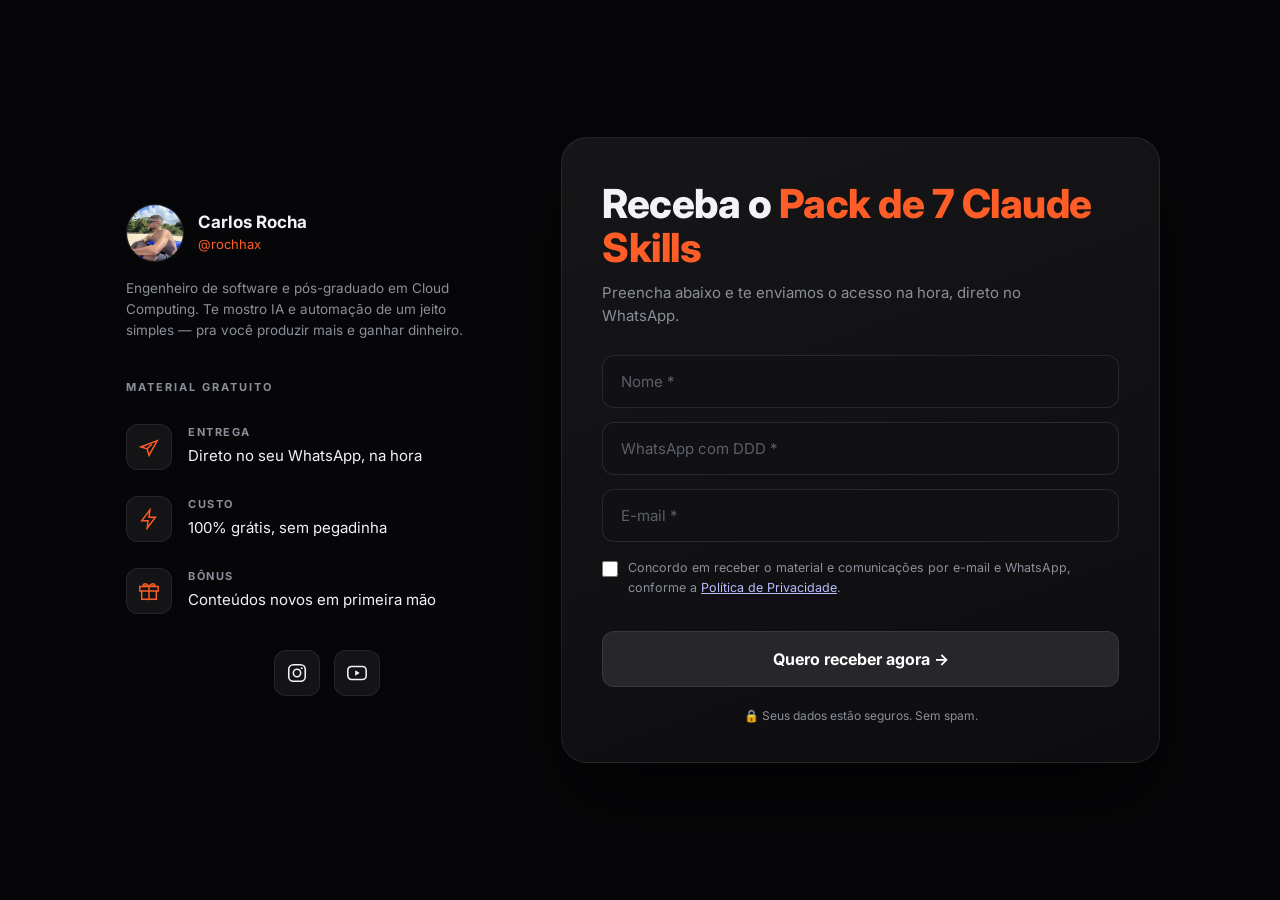
<file: captacao/index.html>
<!DOCTYPE html>
<html lang="pt-BR">
<head>
  <meta charset="UTF-8" />
  <meta name="viewport" content="width=device-width, initial-scale=1.0" />
  <title>Receba seu material gratuito</title>
  <meta name="description" content="Cadastre-se e receba o material direto no seu WhatsApp." />
  <meta name="robots" content="noindex" />
  <link rel="preconnect" href="https://fonts.googleapis.com" />
  <link href="https://fonts.googleapis.com/css2?family=Inter:wght@400;500;600;700;800&display=swap" rel="stylesheet" />
  <link rel="stylesheet" href="styles.css" />
</head>
<body>
  <main class="wrap">

    <!-- ===== HERO (form) ===== -->
    <section id="form-view" class="hero">

      <!-- Coluna esquerda: proposta de valor (estilo "info") -->
      <aside class="info">
        <!-- Perfil (troque o SVG por <img src="sua-foto.jpg" alt="Carlos Rocha" />) -->
        <div class="perfil">
          <div class="perfil-foto">
            <img src="foto-perfil.jpg" alt="Carlos Rocha" />
          </div>
          <div class="perfil-txt">
            <span class="perfil-nome">Carlos Rocha</span>
            <span class="perfil-handle">@rochhax</span>
          </div>
        </div>
        <p class="perfil-bio">Engenheiro de software e pós-graduado em Cloud Computing. Te mostro IA e automação de um jeito simples — pra você produzir mais e ganhar dinheiro.</p>

        <span class="info-tag">Material gratuito</span>

        <ul class="info-itens">
          <li class="info-item">
            <span class="info-ic" aria-hidden="true">
              <svg viewBox="0 0 24 24" fill="none" stroke="currentColor" stroke-width="1.6"><path d="M21 5 3 12l7 2 2 7 9-16Z"/><path d="m10 14 5-5"/></svg>
            </span>
            <div>
              <span class="info-rotulo">Entrega</span>
              <p>Direto no seu WhatsApp, na hora</p>
            </div>
          </li>
          <li class="info-item">
            <span class="info-ic" aria-hidden="true">
              <svg viewBox="0 0 24 24" fill="none" stroke="currentColor" stroke-width="1.6"><path d="M13 2 4 14h7l-1 8 9-12h-7l1-8Z"/></svg>
            </span>
            <div>
              <span class="info-rotulo">Custo</span>
              <p>100% grátis, sem pegadinha</p>
            </div>
          </li>
          <li class="info-item">
            <span class="info-ic" aria-hidden="true">
              <svg viewBox="0 0 24 24" fill="none" stroke="currentColor" stroke-width="1.6"><path d="M20 12v9H4v-9"/><path d="M2 7h20v5H2zM12 22V7M12 7S9 3 6.5 4.5 8 7 12 7Zm0 0s3-4 5.5-2.5S16 7 12 7Z"/></svg>
            </span>
            <div>
              <span class="info-rotulo">Bônus</span>
              <p>Conteúdos novos em primeira mão</p>
            </div>
          </li>
        </ul>

        <!-- Redes (coloque seus links em href) -->
        <div class="social">
          <a class="social-btn" href="https://www.instagram.com/rochhax/" target="_blank" rel="noopener" aria-label="Instagram">
            <svg viewBox="0 0 24 24" fill="none" stroke="currentColor" stroke-width="1.7"><rect x="3" y="3" width="18" height="18" rx="5"/><circle cx="12" cy="12" r="4"/><circle cx="17.2" cy="6.8" r="1.1" fill="currentColor" stroke="none"/></svg>
          </a>
          <a class="social-btn" href="https://www.youtube.com/@rochhax" target="_blank" rel="noopener" aria-label="YouTube">
            <svg viewBox="0 0 24 24" fill="none" stroke="currentColor" stroke-width="1.7"><rect x="2" y="5" width="20" height="14" rx="4"/><path d="M10 9l5 3-5 3V9Z" fill="currentColor" stroke="none"/></svg>
          </a>
        </div>
      </aside>

      <!-- Coluna direita: cartão com formulário -->
      <div class="card">
        <h1>Receba o <span class="accent" id="nome-produto">material</span></h1>
        <p class="sub">Preencha abaixo e te enviamos o acesso na hora, direto no WhatsApp.</p>

        <form id="lead-form" novalidate>
          <div class="campo">
            <input type="text" id="nome" name="nome" placeholder="Nome *" aria-label="Nome" autocomplete="name" required />
          </div>
          <div class="campo">
            <input type="tel" id="whatsapp" name="whatsapp" placeholder="WhatsApp com DDD *" aria-label="WhatsApp" autocomplete="tel" required />
          </div>
          <div class="campo">
            <input type="email" id="email" name="email" placeholder="E-mail *" aria-label="E-mail" autocomplete="email" required />
          </div>

          <label class="consentimento">
            <input type="checkbox" id="consentimento" required />
            <span>Concordo em receber o material e comunicações por e-mail e WhatsApp, conforme a
              <a href="politica-de-privacidade.html" target="_blank" rel="noopener">Política de Privacidade</a>.</span>
          </label>

          <div class="erro" id="erro" role="alert"></div>

          <button type="submit" id="btn-enviar">Quero receber agora →</button>
          <p class="rodape-form">🔒 Seus dados estão seguros. Sem spam.</p>
        </form>
      </div>
    </section>

    <!-- ===== Sucesso ===== -->
    <section id="sucesso-view" class="sucesso">
      <div class="card card-sucesso">
        <div class="check">✅</div>
        <h2>Quase lá!</h2>
        <p>Vamos te chamar no WhatsApp. Se não abrir sozinho, é só clicar no botão:</p>
        <a href="#" class="btn-zap" id="btn-zap">💬 Abrir o WhatsApp</a>
      </div>
    </section>

  </main>

  <script src="config.js"></script>
  <script src="script.js"></script>
</body>
</html>
</file>
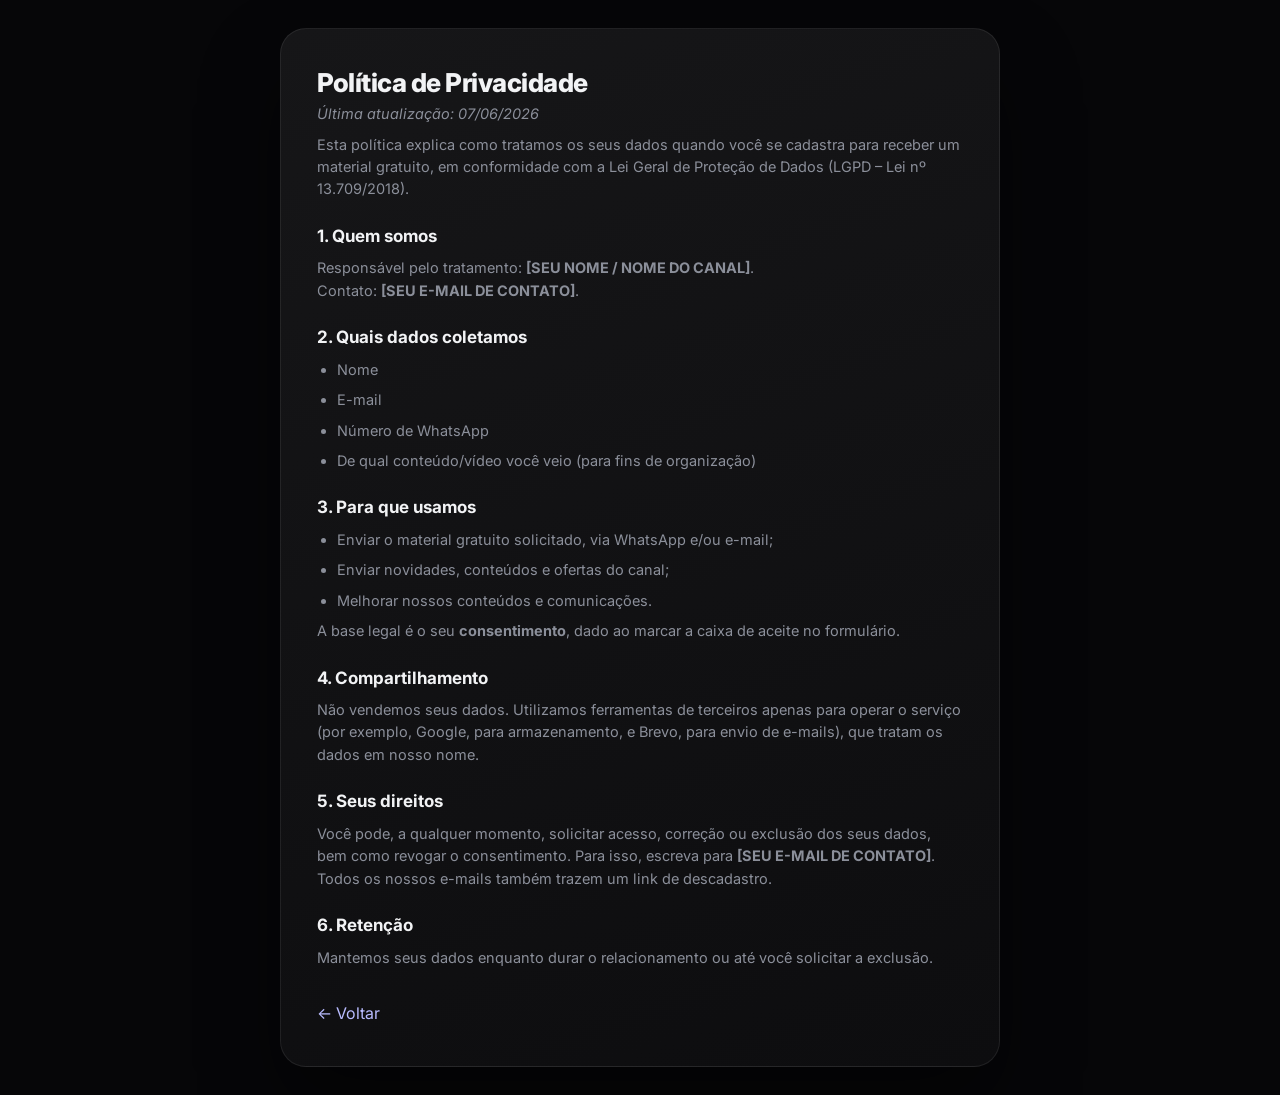
<file: captacao/politica-de-privacidade.html>
<!DOCTYPE html>
<html lang="pt-BR">
<head>
  <meta charset="UTF-8" />
  <meta name="viewport" content="width=device-width, initial-scale=1.0" />
  <title>Política de Privacidade</title>
  <meta name="robots" content="noindex" />
  <link rel="preconnect" href="https://fonts.googleapis.com" />
  <link href="https://fonts.googleapis.com/css2?family=Inter:wght@400;600;700;800&display=swap" rel="stylesheet" />
  <link rel="stylesheet" href="styles.css" />
</head>
<body>
  <main class="card doc">
    <h1>Política de Privacidade</h1>
    <p><em>Última atualização: 07/06/2026</em></p>

    <p>Esta política explica como tratamos os seus dados quando você se cadastra para
       receber um material gratuito, em conformidade com a Lei Geral de Proteção de
       Dados (LGPD – Lei nº 13.709/2018).</p>

    <h2>1. Quem somos</h2>
    <p>Responsável pelo tratamento: <strong>[SEU NOME / NOME DO CANAL]</strong>.<br />
       Contato: <strong>[SEU E-MAIL DE CONTATO]</strong>.</p>

    <h2>2. Quais dados coletamos</h2>
    <ul>
      <li>Nome</li>
      <li>E-mail</li>
      <li>Número de WhatsApp</li>
      <li>De qual conteúdo/vídeo você veio (para fins de organização)</li>
    </ul>

    <h2>3. Para que usamos</h2>
    <ul>
      <li>Enviar o material gratuito solicitado, via WhatsApp e/ou e-mail;</li>
      <li>Enviar novidades, conteúdos e ofertas do canal;</li>
      <li>Melhorar nossos conteúdos e comunicações.</li>
    </ul>
    <p>A base legal é o seu <strong>consentimento</strong>, dado ao marcar a caixa de
       aceite no formulário.</p>

    <h2>4. Compartilhamento</h2>
    <p>Não vendemos seus dados. Utilizamos ferramentas de terceiros apenas para operar
       o serviço (por exemplo, Google, para armazenamento, e Brevo, para envio de
       e-mails), que tratam os dados em nosso nome.</p>

    <h2>5. Seus direitos</h2>
    <p>Você pode, a qualquer momento, solicitar acesso, correção ou exclusão dos seus
       dados, bem como revogar o consentimento. Para isso, escreva para
       <strong>[SEU E-MAIL DE CONTATO]</strong>. Todos os nossos e-mails também trazem
       um link de descadastro.</p>

    <h2>6. Retenção</h2>
    <p>Mantemos seus dados enquanto durar o relacionamento ou até você solicitar a
       exclusão.</p>

    <a class="voltar" href="index.html">← Voltar</a>
  </main>
</body>
</html>
</file>
<file: captacao/styles.css>
/* =========================================================================
   IDENTIDADE VISUAL — troque estas variáveis quando tiver sua marca
   ========================================================================= */
:root {
  --cor-fundo:        #060608;   /* fundo da página            */
  --cor-card-1:       #161618;   /* topo do gradiente do card  */
  --cor-card-2:       #0d0d0f;   /* base do gradiente do card  */
  --cor-borda:        rgba(255,255,255,.08);
  --cor-texto:        #f2f3f5;
  --cor-texto-suave:  #8b8f9a;
  --cor-input:        #111113;
  --cor-input-borda:  rgba(255,255,255,.10);
  --cor-acento:       #ff5d28;   /* laranja (cor principal) */
  --cor-btn:          #26262b;   /* botão (cinza do modelo)    */
  --cor-btn-hover:    #34343a;
  --cor-zap:          #25d366;   /* verde WhatsApp             */
  --raio:             26px;
  --raio-input:       12px;
  --fonte: 'Inter', -apple-system, BlinkMacSystemFont, 'Segoe UI', Roboto, Arial, sans-serif;
}

* { box-sizing: border-box; margin: 0; padding: 0; }

body {
  font-family: var(--fonte);
  color: var(--cor-texto);
  background: var(--cor-fundo);
  min-height: 100vh;
  display: flex;
  align-items: center;
  justify-content: center;
  padding: 28px;
  line-height: 1.55;
  -webkit-font-smoothing: antialiased;
}

.wrap { width: 100%; max-width: 1040px; }

/* ===== Hero em 2 colunas ===== */
.hero {
  display: grid;
  grid-template-columns: 1fr 1.45fr;
  gap: 28px;
  align-items: center;
  animation: surge .5s ease;
}
@keyframes surge { from { opacity: 0; transform: translateY(12px); } to { opacity: 1; transform: none; } }

/* ===== Coluna esquerda (info / proposta de valor) ===== */
.info { padding: 8px 6px; }
.info-tag {
  display: inline-block;
  font-size: 11px;
  font-weight: 700;
  letter-spacing: 2px;
  text-transform: uppercase;
  color: var(--cor-texto-suave);
  margin-bottom: 28px;
}
.info-itens { list-style: none; display: grid; gap: 26px; }
.info-item { display: flex; gap: 16px; align-items: flex-start; }
.info-ic {
  flex: 0 0 auto;
  width: 46px; height: 46px;
  display: grid; place-items: center;
  border-radius: 12px;
  background: #141416;
  border: 1px solid var(--cor-borda);
  color: var(--cor-acento);
}
.info-ic svg { width: 22px; height: 22px; }
.info-rotulo {
  display: block;
  font-size: 11px; font-weight: 700; letter-spacing: 1.5px;
  text-transform: uppercase; color: var(--cor-texto-suave);
  margin-bottom: 3px;
}
.info-item p { font-size: 15px; color: var(--cor-texto); }

/* ===== Perfil (topo da coluna) ===== */
.perfil { display: flex; align-items: center; gap: 14px; margin-bottom: 16px; }
.perfil-bio { font-size: 13.5px; line-height: 1.55; color: var(--cor-texto-suave); margin-bottom: 32px; max-width: 92%; }
.perfil-foto {
  width: 58px; height: 58px; border-radius: 50%;
  background: #141416; border: 1px solid var(--cor-borda);
  display: grid; place-items: center; overflow: hidden;
  color: var(--cor-texto-suave); flex: 0 0 auto;
}
.perfil-foto img { width: 100%; height: 100%; object-fit: cover; object-position: 50% 22%; }
.perfil-foto svg { width: 30px; height: 30px; }
.perfil-txt { display: flex; flex-direction: column; }
.perfil-nome { font-size: 17px; font-weight: 700; color: var(--cor-texto); line-height: 1.25; }
.perfil-handle { font-size: 13px; color: var(--cor-acento); }

/* ===== Redes sociais (fim da coluna, centralizado NA COLUNA) ===== */
.social { display: flex; justify-content: center; gap: 14px; margin-top: 36px; }
.social-btn {
  width: 46px; height: 46px; border-radius: 12px;
  display: grid; place-items: center;
  background: #141416; border: 1px solid var(--cor-borda);
  color: var(--cor-texto); text-decoration: none;
  transition: border-color .15s, color .15s, transform .12s;
}
.social-btn svg { width: 22px; height: 22px; }
.social-btn:hover { border-color: var(--cor-acento); color: var(--cor-acento); transform: translateY(-2px); }

/* ===== Cartão (form) ===== */
.card {
  position: relative;
  background: linear-gradient(160deg, var(--cor-card-1), var(--cor-card-2));
  border: 1px solid var(--cor-borda);
  border-radius: var(--raio);
  padding: 44px 40px 36px;
  box-shadow: 0 40px 80px rgba(0,0,0,.45);
}
.card h1 {
  font-size: 40px;
  line-height: 1.08;
  font-weight: 800;
  letter-spacing: -.5px;
  margin-bottom: 12px;
}
.card h1 .accent { color: var(--cor-acento); }
.sub { color: var(--cor-texto-suave); font-size: 15px; margin-bottom: 28px; max-width: 90%; }

form { display: grid; gap: 14px; }

.campo input[type="text"],
.campo input[type="email"],
.campo input[type="tel"] {
  width: 100%;
  padding: 16px 18px;
  background: var(--cor-input);
  border: 1px solid var(--cor-input-borda);
  border-radius: var(--raio-input);
  color: var(--cor-texto);
  font-size: 15px;
  font-family: inherit;
  transition: border-color .15s, box-shadow .15s;
}
.campo input::placeholder { color: #5b5f6b; }
.campo input:focus {
  outline: none;
  border-color: var(--cor-acento);
  box-shadow: 0 0 0 3px rgba(255,93,40,.18);
}

.consentimento { display: flex; gap: 10px; align-items: flex-start; font-size: 12.5px; color: var(--cor-texto-suave); margin-top: 2px; }
.consentimento input { margin-top: 3px; accent-color: var(--cor-acento); width: 16px; height: 16px; flex: 0 0 auto; }
.consentimento a { color: #b9bcff; }

button[type="submit"] {
  margin-top: 6px;
  padding: 17px;
  border: 1px solid var(--cor-borda);
  border-radius: var(--raio-input);
  background: var(--cor-btn);
  color: #fff;
  font-size: 16px;
  font-weight: 700;
  font-family: inherit;
  cursor: pointer;
  transition: background .15s, transform .12s;
}
button[type="submit"]:hover { background: var(--cor-btn-hover); }
button[type="submit"]:active { transform: scale(.99); }
button[type="submit"]:disabled { opacity: .6; cursor: progress; }

.rodape-form { text-align: center; font-size: 12px; color: var(--cor-texto-suave); margin-top: 6px; }
.erro { color: #ff6b6b; font-size: 13px; min-height: 0; }

/* ===== Tela de sucesso ===== */
.sucesso { display: none; }
.sucesso.ativo { display: block; animation: surge .4s ease; }
.card-sucesso { max-width: 460px; margin: 0 auto; text-align: center; }
.card-sucesso .check { font-size: 48px; }
.card-sucesso h2 { font-size: 24px; margin: 12px 0 8px; }
.card-sucesso p { color: var(--cor-texto-suave); font-size: 15px; margin-bottom: 22px; }
.btn-zap {
  display: inline-flex; align-items: center; gap: 10px;
  background: var(--cor-zap); color: #04210f;
  font-weight: 800; font-size: 16px;
  padding: 15px 24px; border-radius: var(--raio-input); text-decoration: none;
}
.btn-zap:hover { filter: brightness(1.05); }

/* ===== Política de privacidade (reaproveita o cartão) ===== */
.doc { max-width: 720px; margin: 0 auto; text-align: left; padding: 40px 36px; }
.doc h1 { font-size: 26px; margin-bottom: 6px; }
.doc h2 { font-size: 17px; margin: 22px 0 8px; }
.doc p, .doc li { color: var(--cor-texto-suave); font-size: 14.5px; margin-bottom: 8px; }
.doc ul { padding-left: 20px; }
.doc a { color: #b9bcff; }
.doc .voltar { display: inline-block; margin-top: 24px; color: #b9bcff; text-decoration: none; }

/* ===== Responsivo ===== */
@media (max-width: 760px) {
  body { padding: 18px; }
  .hero { grid-template-columns: 1fr; gap: 22px; }
  .info { order: 2; padding: 0 4px; }
  .info-itens { gap: 18px; }
  .card { order: 1; padding: 34px 24px 28px; }
  .card h1 { font-size: 31px; }
  .sub { max-width: 100%; }
  .doc { padding: 32px 22px; }
}

@media (max-width: 400px) {
  body { padding: 14px; }
  .card { padding: 28px 18px 24px; }
  .card h1 { font-size: 26px; }
  .perfil-bio { max-width: 100%; }
}
</file>
